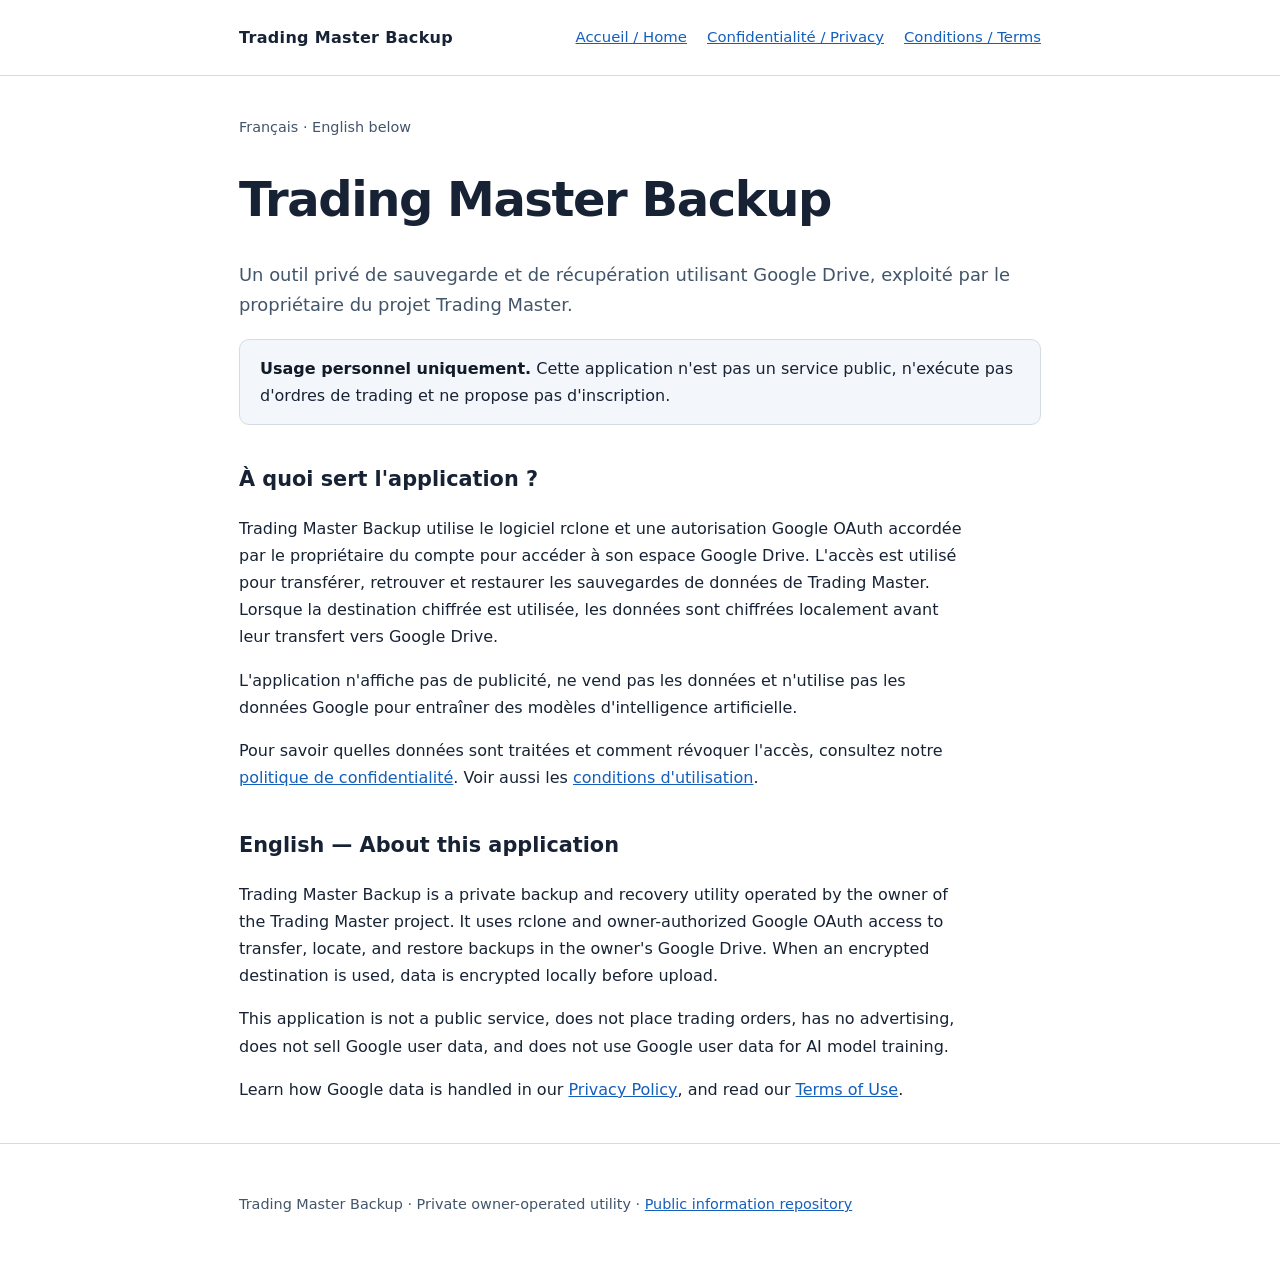
<file: docs/index.html>
<!doctype html>
<html lang="fr">
<head>
<meta charset="utf-8"><meta name="viewport" content="width=device-width, initial-scale=1">
<meta name="description" content="Trading Master Backup: accès privé à Google Drive pour la sauvegarde et la restauration des données du projet.">
<title>Trading Master Backup — Accueil / Home</title>
<link rel="stylesheet" href="style.css">
</head>
<body>
<header><div class="wrap"><a class="brand" href="./">Trading Master Backup</a><nav aria-label="Navigation"><a href="./">Accueil / Home</a><a href="privacy.html">Confidentialité / Privacy</a><a href="terms.html">Conditions / Terms</a></nav></div></header>
<main class="wrap">
<p class="lang">Français · English below</p>
<h1>Trading Master Backup</h1>
<p class="lead">Un outil privé de sauvegarde et de récupération utilisant Google Drive, exploité par le propriétaire du projet Trading Master.</p>
<div class="notice"><strong>Usage personnel uniquement.</strong> Cette application n'est pas un service public, n'exécute pas d'ordres de trading et ne propose pas d'inscription.</div>
<section><h2>À quoi sert l'application ?</h2>
<p>Trading Master Backup utilise le logiciel rclone et une autorisation Google OAuth accordée par le propriétaire du compte pour accéder à son espace Google Drive. L'accès est utilisé pour transférer, retrouver et restaurer les sauvegardes de données de Trading Master. Lorsque la destination chiffrée est utilisée, les données sont chiffrées localement avant leur transfert vers Google Drive.</p>
<p>L'application n'affiche pas de publicité, ne vend pas les données et n'utilise pas les données Google pour entraîner des modèles d'intelligence artificielle.</p>
<p>Pour savoir quelles données sont traitées et comment révoquer l'accès, consultez notre <a href="privacy.html">politique de confidentialité</a>. Voir aussi les <a href="terms.html">conditions d'utilisation</a>.</p></section>
<section lang="en"><h2>English — About this application</h2>
<p>Trading Master Backup is a private backup and recovery utility operated by the owner of the Trading Master project. It uses rclone and owner-authorized Google OAuth access to transfer, locate, and restore backups in the owner's Google Drive. When an encrypted destination is used, data is encrypted locally before upload.</p>
<p>This application is not a public service, does not place trading orders, has no advertising, does not sell Google user data, and does not use Google user data for AI model training.</p>
<p>Learn how Google data is handled in our <a href="privacy.html">Privacy Policy</a>, and read our <a href="terms.html">Terms of Use</a>.</p></section>
</main>
<footer><div class="wrap">Trading Master Backup · Private owner-operated utility · <a href="https://github.com/SLyDL-Moon/trading-master-oauth">Public information repository</a></div></footer>
</body></html>
</file>
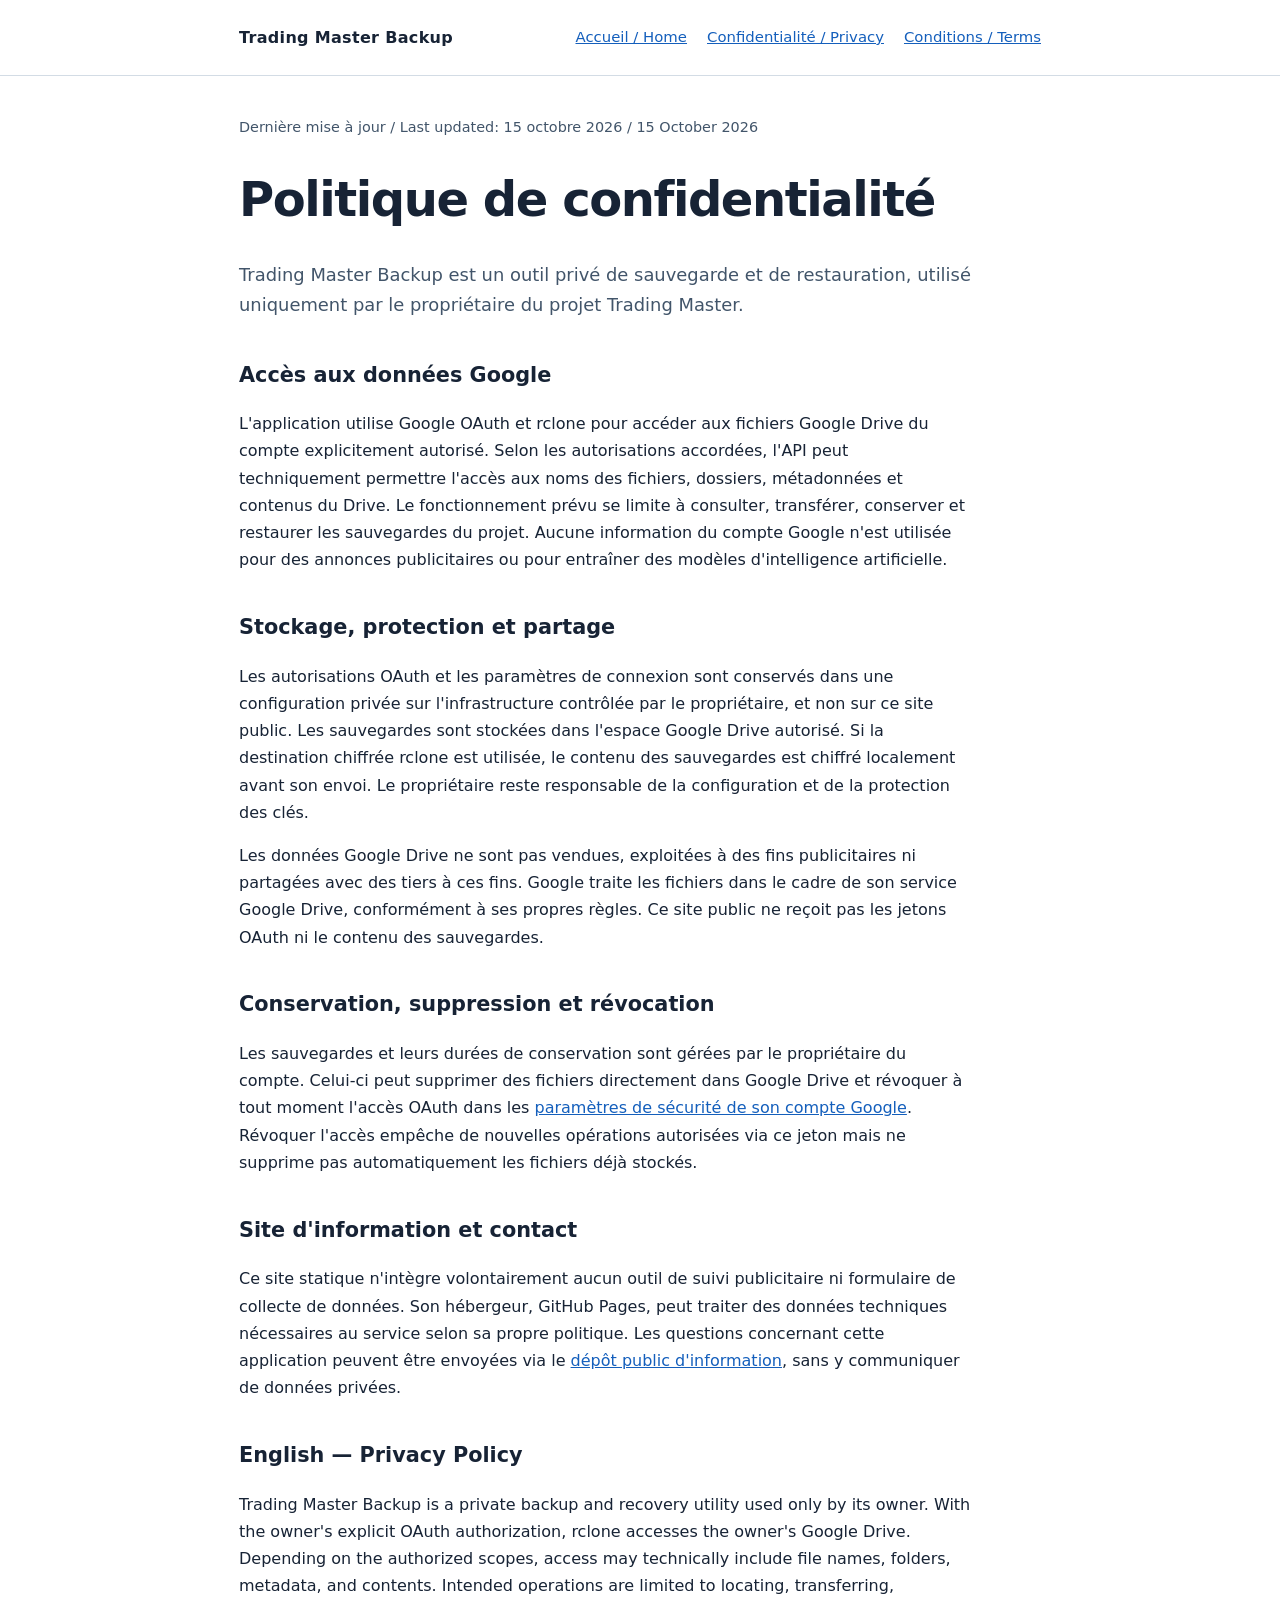
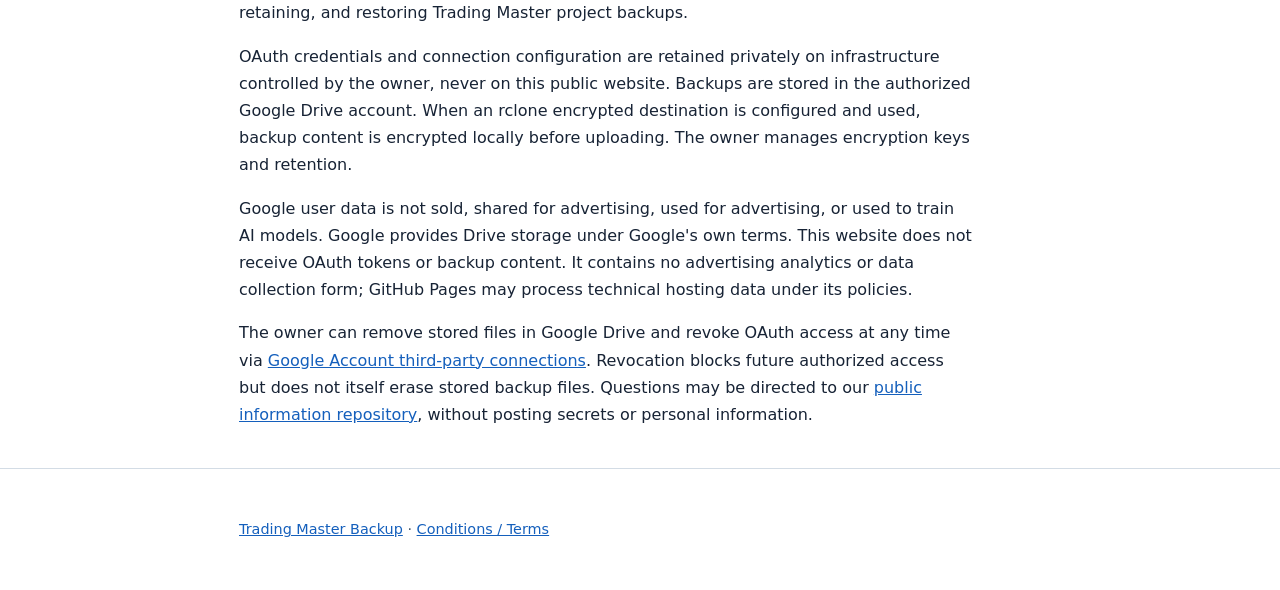
<file: docs/privacy.html>
<!doctype html>
<html lang="fr">
<head><meta charset="utf-8"><meta name="viewport" content="width=device-width, initial-scale=1">
<meta name="description" content="Politique de confidentialité de Trading Master Backup pour l'accès OAuth Google Drive.">
<title>Trading Master Backup — Politique de confidentialité / Privacy Policy</title>
<link rel="stylesheet" href="style.css"></head>
<body><header><div class="wrap"><a class="brand" href="./">Trading Master Backup</a><nav aria-label="Navigation"><a href="./">Accueil / Home</a><a href="privacy.html">Confidentialité / Privacy</a><a href="terms.html">Conditions / Terms</a></nav></div></header>
<main class="wrap">
<p class="lang">Dernière mise à jour / Last updated: 15 octobre 2026 / 15 October 2026</p>
<h1>Politique de confidentialité</h1>
<p class="lead">Trading Master Backup est un outil privé de sauvegarde et de restauration, utilisé uniquement par le propriétaire du projet Trading Master.</p>
<section><h2>Accès aux données Google</h2>
<p>L'application utilise Google OAuth et rclone pour accéder aux fichiers Google Drive du compte explicitement autorisé. Selon les autorisations accordées, l'API peut techniquement permettre l'accès aux noms des fichiers, dossiers, métadonnées et contenus du Drive. Le fonctionnement prévu se limite à consulter, transférer, conserver et restaurer les sauvegardes du projet. Aucune information du compte Google n'est utilisée pour des annonces publicitaires ou pour entraîner des modèles d'intelligence artificielle.</p></section>
<section><h2>Stockage, protection et partage</h2>
<p>Les autorisations OAuth et les paramètres de connexion sont conservés dans une configuration privée sur l'infrastructure contrôlée par le propriétaire, et non sur ce site public. Les sauvegardes sont stockées dans l'espace Google Drive autorisé. Si la destination chiffrée rclone est utilisée, le contenu des sauvegardes est chiffré localement avant son envoi. Le propriétaire reste responsable de la configuration et de la protection des clés.</p>
<p>Les données Google Drive ne sont pas vendues, exploitées à des fins publicitaires ni partagées avec des tiers à ces fins. Google traite les fichiers dans le cadre de son service Google Drive, conformément à ses propres règles. Ce site public ne reçoit pas les jetons OAuth ni le contenu des sauvegardes.</p></section>
<section><h2>Conservation, suppression et révocation</h2>
<p>Les sauvegardes et leurs durées de conservation sont gérées par le propriétaire du compte. Celui-ci peut supprimer des fichiers directement dans Google Drive et révoquer à tout moment l'accès OAuth dans les <a href="https://myaccount.google.com/permissions">paramètres de sécurité de son compte Google</a>. Révoquer l'accès empêche de nouvelles opérations autorisées via ce jeton mais ne supprime pas automatiquement les fichiers déjà stockés.</p></section>
<section><h2>Site d'information et contact</h2>
<p>Ce site statique n'intègre volontairement aucun outil de suivi publicitaire ni formulaire de collecte de données. Son hébergeur, GitHub Pages, peut traiter des données techniques nécessaires au service selon sa propre politique. Les questions concernant cette application peuvent être envoyées via le <a href="https://github.com/SLyDL-Moon/trading-master-oauth/issues">dépôt public d'information</a>, sans y communiquer de données privées.</p></section>
<section lang="en"><h2>English — Privacy Policy</h2>
<p>Trading Master Backup is a private backup and recovery utility used only by its owner. With the owner's explicit OAuth authorization, rclone accesses the owner's Google Drive. Depending on the authorized scopes, access may technically include file names, folders, metadata, and contents. Intended operations are limited to locating, transferring, retaining, and restoring Trading Master project backups.</p>
<p>OAuth credentials and connection configuration are retained privately on infrastructure controlled by the owner, never on this public website. Backups are stored in the authorized Google Drive account. When an rclone encrypted destination is configured and used, backup content is encrypted locally before uploading. The owner manages encryption keys and retention.</p>
<p>Google user data is not sold, shared for advertising, used for advertising, or used to train AI models. Google provides Drive storage under Google's own terms. This website does not receive OAuth tokens or backup content. It contains no advertising analytics or data collection form; GitHub Pages may process technical hosting data under its policies.</p>
<p>The owner can remove stored files in Google Drive and revoke OAuth access at any time via <a href="https://myaccount.google.com/permissions">Google Account third-party connections</a>. Revocation blocks future authorized access but does not itself erase stored backup files. Questions may be directed to our <a href="https://github.com/SLyDL-Moon/trading-master-oauth/issues">public information repository</a>, without posting secrets or personal information.</p></section>
</main><footer><div class="wrap"><a href="./">Trading Master Backup</a> · <a href="terms.html">Conditions / Terms</a></div></footer></body></html>
</file>
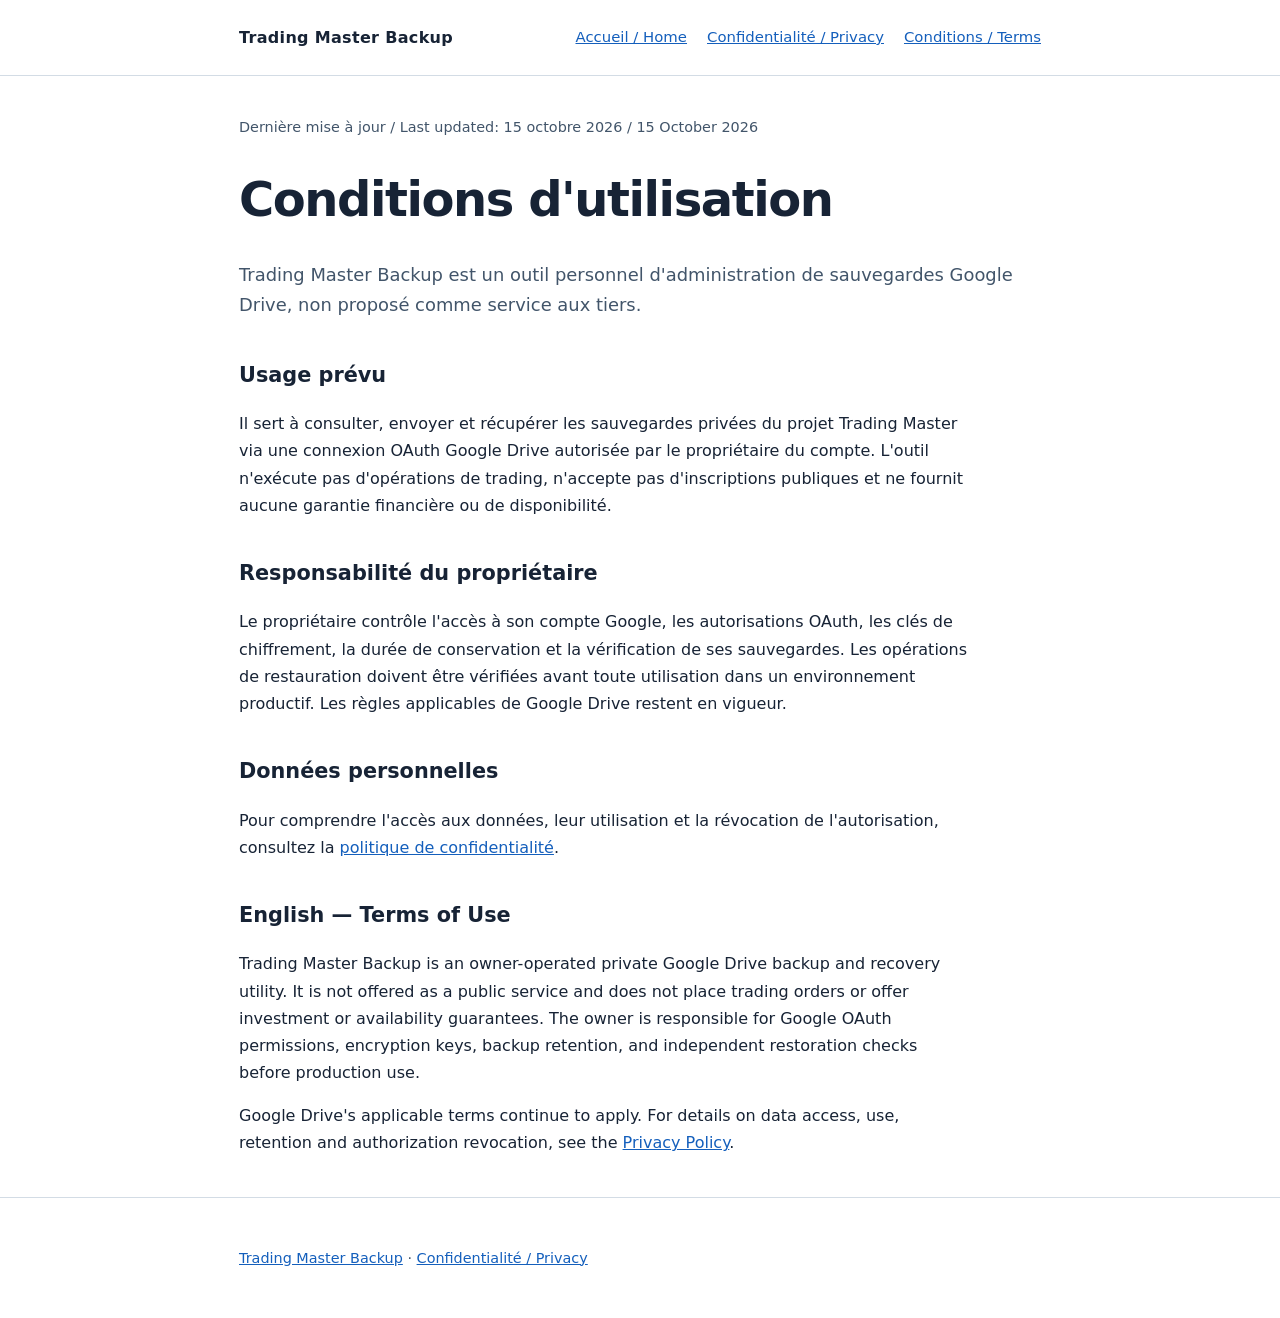
<file: docs/terms.html>
<!doctype html>
<html lang="fr">
<head><meta charset="utf-8"><meta name="viewport" content="width=device-width, initial-scale=1">
<meta name="description" content="Conditions d'utilisation de l'outil privé Trading Master Backup.">
<title>Trading Master Backup — Conditions d'utilisation / Terms of Use</title>
<link rel="stylesheet" href="style.css"></head>
<body><header><div class="wrap"><a class="brand" href="./">Trading Master Backup</a><nav aria-label="Navigation"><a href="./">Accueil / Home</a><a href="privacy.html">Confidentialité / Privacy</a><a href="terms.html">Conditions / Terms</a></nav></div></header>
<main class="wrap">
<p class="lang">Dernière mise à jour / Last updated: 15 octobre 2026 / 15 October 2026</p>
<h1>Conditions d'utilisation</h1>
<p class="lead">Trading Master Backup est un outil personnel d'administration de sauvegardes Google Drive, non proposé comme service aux tiers.</p>
<section><h2>Usage prévu</h2>
<p>Il sert à consulter, envoyer et récupérer les sauvegardes privées du projet Trading Master via une connexion OAuth Google Drive autorisée par le propriétaire du compte. L'outil n'exécute pas d'opérations de trading, n'accepte pas d'inscriptions publiques et ne fournit aucune garantie financière ou de disponibilité.</p>
<h2>Responsabilité du propriétaire</h2>
<p>Le propriétaire contrôle l'accès à son compte Google, les autorisations OAuth, les clés de chiffrement, la durée de conservation et la vérification de ses sauvegardes. Les opérations de restauration doivent être vérifiées avant toute utilisation dans un environnement productif. Les règles applicables de Google Drive restent en vigueur.</p>
<h2>Données personnelles</h2>
<p>Pour comprendre l'accès aux données, leur utilisation et la révocation de l'autorisation, consultez la <a href="privacy.html">politique de confidentialité</a>.</p></section>
<section lang="en"><h2>English — Terms of Use</h2>
<p>Trading Master Backup is an owner-operated private Google Drive backup and recovery utility. It is not offered as a public service and does not place trading orders or offer investment or availability guarantees. The owner is responsible for Google OAuth permissions, encryption keys, backup retention, and independent restoration checks before production use.</p>
<p>Google Drive's applicable terms continue to apply. For details on data access, use, retention and authorization revocation, see the <a href="privacy.html">Privacy Policy</a>.</p></section>
</main><footer><div class="wrap"><a href="./">Trading Master Backup</a> · <a href="privacy.html">Confidentialité / Privacy</a></div></footer></body></html>
</file>
<file: docs/style.css>
:root{color-scheme:light dark;--bg:#0c1421;--panel:#162538;--fg:#e7edf6;--muted:#bac9d9;--line:#35475d;--link:#91c8ff}*{box-sizing:border-box}html{font:16px/1.7 system-ui,-apple-system,BlinkMacSystemFont,"Segoe UI",sans-serif}body{margin:0;background:var(--bg);color:var(--fg)}a{color:var(--link)}a:hover{text-decoration-thickness:2px}.wrap{max-width:850px;margin:auto;padding:24px}header{border-bottom:1px solid var(--line)}header .wrap{display:flex;align-items:center;justify-content:space-between;gap:20px;flex-wrap:wrap}.brand{font-weight:750;letter-spacing:.02em;color:var(--fg);text-decoration:none}nav{display:flex;gap:20px;flex-wrap:wrap}nav a{font-size:.93rem}main{padding-block:45px 80px}h1{font-size:clamp(2rem,4.5vw,3rem);line-height:1.18;letter-spacing:-.03em}h2{font-size:1.3rem;margin-top:2.3rem}h3{font-size:1.05rem}.lead{font-size:1.12rem;color:var(--muted)}section{margin-top:25px}.notice{background:var(--panel);border:1px solid var(--line);padding:15px 20px;border-radius:10px}.lang{font-size:.9rem;color:var(--muted)}footer{border-top:1px solid var(--line);padding-block:24px;color:var(--muted);font-size:.9rem}p,li{max-width:72ch}ul{padding-left:1.4rem}strong{color:#fff}@media(prefers-color-scheme:light){:root{--bg:#fff;--panel:#f3f6fa;--fg:#172335;--muted:#42556a;--line:#d3dce5;--link:#145fbc}strong{color:#111b28}}
</file>
